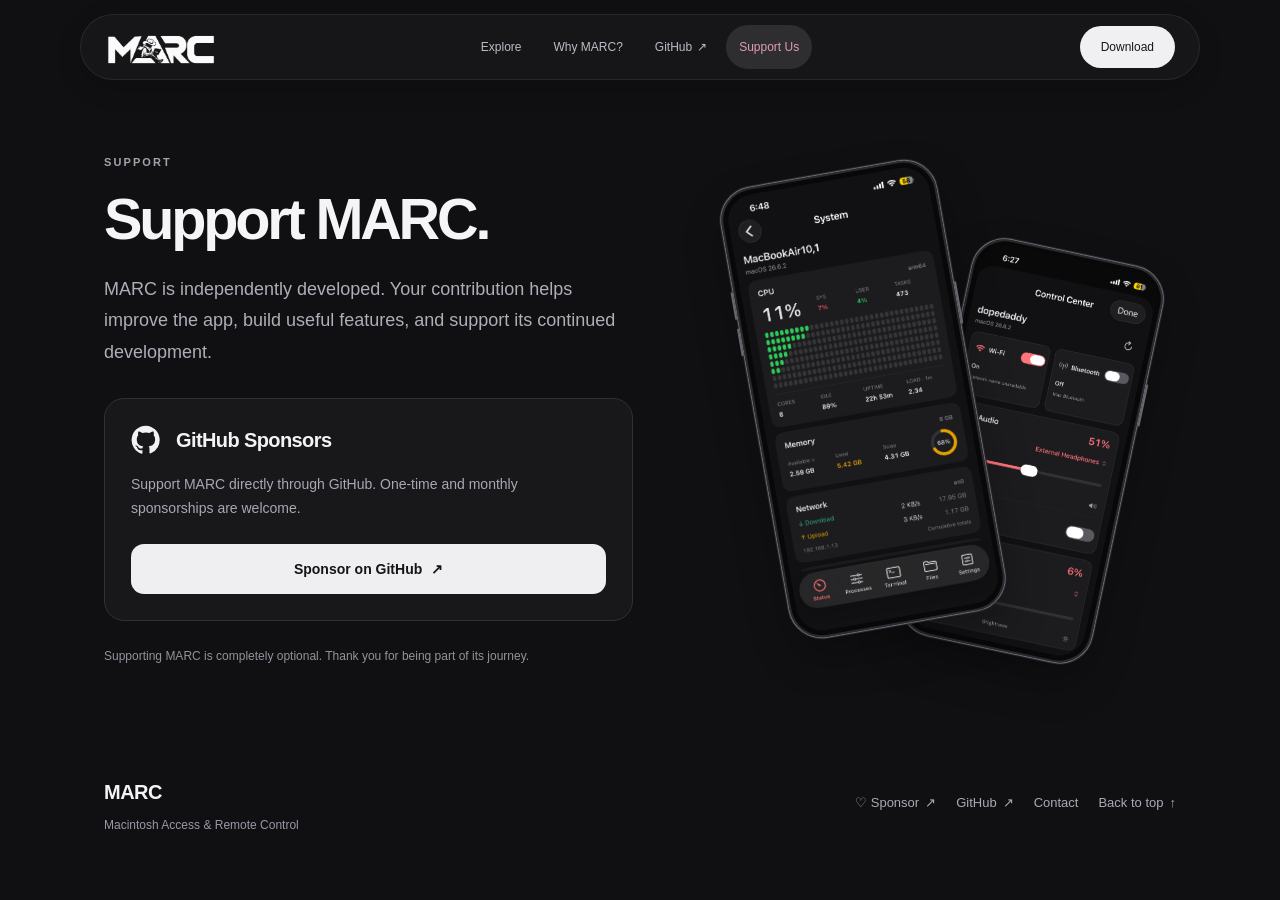
<file: support.html>
<!doctype html>
<html lang="en">
<head>
  <meta charset="utf-8">
  <meta name="viewport"
        content="width=device-width, initial-scale=1">
  <meta name="theme-color" content="#101012">
  <meta name="description"
        content="Support the independent development of MARC.">
  <title>Support MARC — GitHub Sponsors</title>
  <link rel="stylesheet" href="/css/styles.css">
<link rel="icon" type="image/x-icon" href="/favicon.ico"><link rel="icon" type="image/png" sizes="32x32" href="/favicon-32x32.png"><link rel="apple-touch-icon" href="/apple-touch-icon.png"></head>
<body class="marc-support-page">
  <div data-component="header"></div>
  <a class="skip-link" href="#main-content">Skip to content</a>

  <main id="main-content">
    <div class="container">
      <div data-component="support"></div>
    </div>
  </main>

  <div data-component="footer"></div>
  <script src="/js/components.js" defer></script>
</body>
</html>
</file>
<file: css/styles.css>
*{box-sizing:border-box}html{scroll-behavior:smooth;scroll-padding-top:90px}body{margin:0;background:#101012;color:#f4f4f6;font-family:-apple-system,BlinkMacSystemFont,"Segoe UI",sans-serif;-webkit-font-smoothing:antialiased;color-scheme:dark}a{color:inherit;text-decoration:none}button{font:inherit}a:focus-visible,button:focus-visible,summary:focus-visible{outline:2px solid #ff7986;outline-offset:5px}.container{max-width:1120px;margin:auto;padding:0 32px}.top{position:sticky;top:0;z-index:10;background:#101012ee;backdrop-filter:blur(20px);border-bottom:1px solid #ffffff0c}nav{height:76px;display:flex;justify-content:space-between;align-items:center}.logo-brand{width:112px;height:39px;overflow:hidden;position:relative;border-radius:5px}.logo-brand img{width:132px;height:132px;position:absolute;left:-10px;top:-45px}.navlinks{display:flex;align-items:center;gap:30px;font-size:12px;color:#b1b1ba}.pill{background:#f4f4f6;color:#151518;padding:10px 19px;border-radius:24px}.hero{padding:80px 0 60px;display:grid;grid-template-columns:1fr 1fr;gap:50px;align-items:center;min-height:720px}.eyebrow{color:#a1a1ad;letter-spacing:1.8px;text-transform:uppercase;font-size:10px;font-weight:600;margin:0 0 23px}.hero h1{font-size:clamp(52px,6.7vw,80px);font-weight:600;letter-spacing:-3.8px;line-height:1.06;margin:0 0 28px}.hero h1 span{color:#8e8e9a}.lead{font-size:19px;line-height:1.65;color:#a8a8b3;max-width:440px}.actions{display:flex;align-items:center;gap:26px;margin:30px 0 18px}.button{display:inline-block;background:#f4f4f6;color:#151518;border-radius:25px;padding:14px 25px;font-size:13px}.textlink{color:#ff8b96;font-size:13px}.note{color:#8d8d9b;font-size:10px}.hero-art{display:flex;gap:17px;align-items:center;justify-content:center;padding:25px 0}.hero-art .phone{width:225px;transform:translateY(-15px)}.hero-art .phone:last-child{width:202px;transform:translateY(36px)}.phone{padding:6px;background:#19191d;border:1px solid #4a4a52;border-radius:30px;box-shadow:0 25px 55px #0005;line-height:0;overflow:hidden}.phone img{display:block;width:100%;height:auto;border-radius:24px;aspect-ratio:946/2048;object-fit:contain;background:#111}.introstrip{display:flex;justify-content:space-between;border-top:1px solid #2d2d33;border-bottom:1px solid #2d2d33;padding:23px 0;color:#91919e;font-size:11px;gap:16px}.section{padding:100px 0}.sectionhead{display:flex;justify-content:space-between;gap:50px;align-items:end;margin-bottom:37px}h2{font-size:clamp(34px,4.3vw,50px);font-weight:550;line-height:1.12;letter-spacing:-1.9px;margin:0}p{line-height:1.7}.sectionhead>p{max-width:340px;color:#9999a7;font-size:14px;margin:0}.showcase{background:#18181c;border:1px solid #ffffff06;border-radius:28px;padding:25px 48px 21px}.showtabs{display:flex;justify-content:center;gap:3px;flex-wrap:wrap}.showtabs button{background:transparent;border:0;color:#a4a4b1;font-size:11px;padding:11px 14px;border-radius:23px;cursor:pointer;transition:background .2s}.showtabs button[aria-selected=true]{background:#eeeef2;color:#18181b}.showbody{display:grid;grid-template-columns:1fr 290px;gap:80px;align-items:center;max-width:760px;margin:40px auto 0}.showcopy h2{font-size:42px;max-width:340px}.showcopy>p:not(.eyebrow){color:#a1a1ae;font-size:15px;max-width:330px;margin-top:21px}.showcopy .eyebrow{color:#ff8490}.screen-note{font-size:10px;color:#797987;display:block;margin-top:25px}.showbody .phone{width:290px}.show-footnote{text-align:center;font-size:10px;color:#81818f;margin:28px 0 0}.phone img.switching{animation:fade .25s ease}@keyframes fade{from{opacity:.5}to{opacity:1}}.featuregrid{display:grid;grid-template-columns:1fr 1fr;gap:22px}.feature{background:#18181b;padding:37px 38px;border-radius:23px;border:1px solid #ffffff05}.feature small{color:#ff8a96;letter-spacing:1.3px;font-size:10px;text-transform:uppercase}.feature h3{font-size:26px;font-weight:500;letter-spacing:-.8px;margin:20px 0 13px}.feature p{color:#9b9ba8;font-size:14px;margin:0;max-width:400px}.feature .link{display:inline-block;margin-top:22px;font-size:11px;color:#cdccd5}.setup{border-top:1px solid #303036;border-bottom:1px solid #303036;padding:56px 0;display:grid;grid-template-columns:1fr 1fr;gap:70px}.setup h2{font-size:40px}.steps{display:grid;gap:25px}.step{display:grid;grid-template-columns:26px 1fr;gap:15px}.step>span{font-size:11px;color:#ff8490;padding-top:4px}.step h3{font-size:15px;font-weight:500;margin:0 0 7px}.step p{font-size:12px;color:#9494a1;margin:0}.release{padding:74px 20px;text-align:center}.release h2{font-size:52px}.release p{font-size:15px;color:#9e9eab;margin:24px 0}.release button{border:1px solid #494950;border-radius:25px;padding:14px 25px;font-size:12px;background:#222226;color:#b5b5bf}.release .note{margin-top:17px}.faq{max-width:720px;margin:10px auto 75px}.faq h2{font-size:27px;letter-spacing:-.7px;margin-bottom:27px}details{border-bottom:1px solid #303036;padding:19px 0}summary{display:flex;justify-content:space-between;cursor:pointer;font-size:13px;list-style:none}summary:after{content:'+';color:#9999a5}details[open] summary:after{content:'−'}details p{color:#9898a5;font-size:13px;margin:16px 0 0}details a{color:#ff8995}.foot{background:#151518;border-top:1px solid #28282e}footer{padding:32px 0;display:flex;align-items:center;justify-content:space-between;gap:20px;font-size:10px;color:#8d8d9a}.footerbrand{font-size:17px;font-weight:650;color:#dedee4;letter-spacing:.5px}.footlinks{display:flex;gap:24px}.footnote{font-size:9px;color:#737380;padding-bottom:25px}@media(max-width:800px){.container{padding:0 22px}.navlinks{gap:17px}.navlinks a:nth-child(2){display:none}nav{height:65px}.hero{padding:53px 0 48px;grid-template-columns:1fr;gap:25px;text-align:center;min-height:0}.hero h1{font-size:57px;letter-spacing:-2.7px}.lead{margin:auto;font-size:16px;max-width:360px}.hero .eyebrow{font-size:9px}.actions{justify-content:center;gap:20px}.hero-art{gap:13px;padding:25px 0 16px}.hero-art .phone{width:46%;max-width:190px}.hero-art .phone:last-child{width:41%;max-width:170px;transform:translateY(20px)}.phone{border-radius:25px;padding:5px}.phone img{border-radius:20px}.introstrip{justify-content:center;flex-wrap:wrap;font-size:9px;gap:17px;padding:20px 0}.section{padding:65px 0}.sectionhead{display:block;margin-bottom:28px}.sectionhead>p{margin-top:18px;font-size:13px}.showcase{padding:20px 15px;border-radius:21px}.showtabs button{font-size:10px;padding:9px 10px}.showbody{grid-template-columns:1fr;gap:25px;text-align:center;margin-top:29px}.showcopy h2{font-size:29px;margin:auto}.showcopy>p:not(.eyebrow){font-size:13px;margin:15px auto 0;max-width:330px}.showcopy .eyebrow{margin-bottom:12px}.screen-note{display:none}.showbody .phone{width:255px;margin:auto}.show-footnote{font-size:9px}.featuregrid{grid-template-columns:1fr;gap:15px}.feature{padding:29px}.feature h3{font-size:24px}.feature p{font-size:13px}.setup{grid-template-columns:1fr;gap:33px;padding:40px 0}.setup h2{font-size:33px}.release{padding:60px 10px}.release h2{font-size:39px}.release p{font-size:13px}footer{flex-wrap:wrap}.footlinks{gap:18px}}@media(prefers-reduced-motion:reduce){html{scroll-behavior:auto}.phone img.switching{animation:none}.showtabs button{transition:none}}

.skip-link{position:fixed;top:10px;left:16px;z-index:20;padding:12px 18px;border-radius:8px;background:#fff;color:#151518;transform:translateY(-160%)}.skip-link:focus{transform:translateY(0)}.hero h1 span{color:#b1b1be}.hero{gap:40px;min-height:680px}.hero .lead{font-size:18px}.hero-art .phone{flex-shrink:1;min-width:0}.introstrip{font-size:12px;color:#b0b0bd}.note,.screen-note,.show-footnote{color:#a5a5b2}.showtabs{gap:6px;padding:6px;border-radius:26px;background:#111114;max-width:fit-content;margin:auto}.showtabs button{min-height:42px;padding:11px 15px}.showtabs button:hover:not([aria-selected=true]){background:#28282e;color:#f1f1f5}.button,.pill,.textlink,.link{transition:opacity .18s}.button:hover,.pill:hover,.textlink:hover,.link:hover{opacity:.8}.showbody{min-height:638px}.showcopy h2{line-height:1.15}.showcopy>p:not(.eyebrow){min-height:78px}.feature{border-color:#2a2a30}.sectionhead>p,.feature p,.step p,details p{color:#acacb8}.feature .link{padding:10px 0}.faq summary{min-height:25px;font-size:14px}summary::-webkit-details-marker{display:none}.footnote{color:#9393a1}.showcase{border-color:#26262d}
@media(max-width:800px){.hero{min-height:0;gap:20px}.hero h1{font-size:clamp(43px,10vw,57px)}.hero .lead{font-size:16px}.hero-art{max-width:430px;width:100%;margin:auto}.showtabs{display:grid;grid-template-columns:repeat(4,minmax(0,1fr));width:100%;max-width:none;border-radius:17px;gap:3px;padding:5px}.showtabs button{padding:9px 4px;min-height:44px;font-size:10px;border-radius:12px;white-space:normal}.showbody{min-height:0;margin-top:26px}.showcopy{min-height:138px}.showcopy h2{font-size:28px}.showcopy>p:not(.eyebrow){min-height:45px}.introstrip{font-size:10px}.showbody .phone{width:min(100%,265px)}.section{padding:58px 0}.logo-brand{width:104px;flex-shrink:0}.navlinks{gap:15px}.pill{padding:10px 16px}.container{padding:0 20px}}
@media(prefers-reduced-motion:reduce){.button,.pill,.textlink,.link{transition:none}}

/* MARC project facts */
.marc-facts {
  display: grid;
  grid-template-columns: repeat(3, minmax(0, 1fr)) auto;
  align-items: center;
  gap: 28px;
  padding: 30px 0;
  border-top: 1px solid #2d2d33;
  border-bottom: 1px solid #2d2d33;
}
.marc-fact strong {
  display: block;
  color: #f4f4f6;
  font-size: 17px;
  font-weight: 550;
  letter-spacing: -.3px;
}
.marc-fact > span {
  display: block;
  margin-top: 7px;
  color: #a5a5b2;
  font-size: 12px;
}
.marc-github {
  display: inline-flex;
  align-items: center;
  gap: 8px;
  padding: 12px 0;
  color: #ff8b96;
  font-size: 12px;
}
.marc-github:hover {
  text-decoration: underline;
  text-underline-offset: 4px;
}
@media (max-width: 800px) {
  .marc-facts {
    grid-template-columns: repeat(3, minmax(0, 1fr));
    gap: 22px 12px;
    padding: 25px 0;
  }
  .marc-fact strong {
    font-size: 13px;
    line-height: 1.5;
  }
  .marc-fact > span {
    font-size: 10px;
    line-height: 1.6;
  }
  .marc-github {
    grid-column: 1 / -1;
    justify-self: center;
  }
}
@media (max-width: 420px) {
  .marc-facts {
    grid-template-columns: 1fr;
    text-align: center;
  }
}

.marc-facts {
  border-top: none;
  border-bottom: none;
}

/* Refined project facts layout */
.marc-facts {
  grid-template-columns: repeat(3, minmax(0, 1fr)) auto;
  gap: 24px;
  padding: 24px 0;
  border: none;
  text-align: left;
}

.marc-fact strong {
  font-size: 15px;
  font-weight: 500;
  line-height: 1.4;
}

.marc-fact > span {
  margin-top: 5px;
  font-size: 11px;
  line-height: 1.5;
}

.marc-github {
  grid-column: auto;
  justify-self: end;
  font-size: 12px;
  white-space: nowrap;
}

@media (max-width: 800px) {
  .marc-facts {
    grid-template-columns: repeat(2, minmax(0, 1fr));
    gap: 24px 18px;
    padding: 20px 0;
  }

  .marc-github {
    justify-self: start;
    align-self: center;
    min-height: 44px;
  }
}

@media (max-width: 360px) {
  .marc-facts {
    grid-template-columns: 1fr;
    gap: 18px;
  }
}

/* MARC facts — minimal icon layout */
.marc-facts {
  display: grid;
  grid-template-columns: repeat(3, minmax(0, 1fr));
  gap: 32px 40px;
  padding: 40px 0 16px;
  border: none;
  text-align: left;
}
.marc-fact {
  min-width: 0;
}
.fact-icon {
  display: block;
  width: 28px;
  height: 28px;
  margin-bottom: 19px;
  color: #b5b5c0;
}
.marc-fact strong {
  display: block;
  color: #f4f4f6;
  font-size: 19px;
  font-weight: 550;
  letter-spacing: -.45px;
  line-height: 1.4;
}
.marc-fact > span {
  display: block;
  margin-top: 8px;
  color: #a5a5b2;
  font-size: 13px;
  line-height: 1.6;
}
.marc-github {
  grid-column: 1 / -1;
  justify-self: start;
  display: inline-flex;
  align-items: center;
  gap: 10px;
  min-height: 44px;
  padding: 8px 0;
  color: #b9b9c5;
  font-size: 12px;
  text-decoration: none;
  transition: color .18s ease;
}
.marc-github svg {
  flex-shrink: 0;
}
.marc-github:hover {
  color: #ff8b96;
  text-decoration: none;
}
@media (max-width: 800px) {
  .marc-facts {
    gap: 26px 20px;
    padding-top: 30px;
  }
  .marc-fact strong {
    font-size: 15px;
  }
  .marc-fact > span {
    font-size: 11px;
  }
  .fact-icon {
    width: 25px;
    height: 25px;
    margin-bottom: 15px;
  }
}
@media (max-width: 540px) {
  .marc-facts {
    grid-template-columns: 1fr;
    gap: 26px;
  }
  .marc-fact {
    display: grid;
    grid-template-columns: 28px 1fr;
    column-gap: 17px;
  }
  .fact-icon {
    grid-row: 1 / 3;
    margin: 2px 0 0;
  }
  .marc-fact strong {
    font-size: 17px;
  }
  .marc-fact > span {
    grid-column: 2;
    margin-top: 5px;
    font-size: 12px;
  }
}
@media (prefers-reduced-motion: reduce) {
  .marc-github {
    transition: none;
  }
}


/* MARC compact summary */
.marc-summary {
  display: grid;
  grid-template-columns: repeat(2, minmax(0, 1fr));
  gap: 48px;
  max-width: 640px;
  margin: 0 auto;
  padding: 40px 0;
  text-align: center;
  font-family: inherit;
}
.marc-summary strong {
  display: block;
  color: #f4f4f6;
  font-size: clamp(28px, 3.5vw, 38px);
  font-weight: 550;
  letter-spacing: -1.2px;
  line-height: 1.15;
}
.marc-summary span {
  display: block;
  margin-top: 10px;
  color: #aaaab7;
  font-size: 12px;
  font-weight: 400;
  letter-spacing: .1px;
  line-height: 1.6;
}
.marc-summary a {
  text-decoration: none;
}
.marc-summary a:hover span {
  color: #ff8b96;
}
@media (max-width: 600px) {
  .marc-summary {
    gap: 24px;
    max-width: 420px;
    padding: 30px 0;
  }
  .marc-summary strong {
    font-size: clamp(24px, 6vw, 30px);
    letter-spacing: -.8px;
  }
  .marc-summary span {
    margin-top: 8px;
    font-size: 11px;
  }
}

/* Smaller summary typography */
.marc-summary {
  max-width: 520px;
  gap: 32px;
  padding: 28px 0;
}

.marc-summary strong {
  font-size: 24px;
  font-weight: 500;
  letter-spacing: -.6px;
  line-height: 1.3;
}

.marc-summary span {
  margin-top: 7px;
  font-size: 11px;
  letter-spacing: 0;
}

@media (max-width: 600px) {
  .marc-summary {
    gap: 20px;
    padding: 22px 0;
  }

  .marc-summary strong {
    font-size: 21px;
  }
}


/* MARC showcase polish */
.showcase {
  padding: 24px 40px 20px;
}
.showtabs {
  gap: 4px;
  background: #121215;
  border-radius: 22px;
}
.showtabs button {
  min-height: 42px;
  padding: 10px 14px;
  font-size: 11px;
  font-weight: 500;
  border-radius: 18px;
}
.showtabs button[aria-selected="true"] {
  background: #f0f0f4;
  color: #17171a;
}
.showbody {
  gap: 64px;
  margin-top: 32px;
}
.showcopy h2 {
  font-size: clamp(28px, 3.2vw, 38px);
  font-weight: 550;
  letter-spacing: -1px;
  line-height: 1.2;
}
.showcopy .eyebrow {
  margin-bottom: 16px;
  font-size: 10px;
  letter-spacing: 1.4px;
}
.showcopy > p:not(.eyebrow) {
  font-size: 14px;
  line-height: 1.75;
  color: #acacb8;
}
.show-footnote {
  margin-top: 24px;
  font-size: 10px;
  color: #9494a2;
}
@media (max-width: 800px) {
  .showcase {
    padding: 18px 14px;
  }
  .showtabs {
    border-radius: 15px;
  }
  .showtabs button {
    min-height: 44px;
    padding: 9px 4px;
    font-size: 10px;
    border-radius: 11px;
  }
  .showbody {
    gap: 24px;
    margin-top: 26px;
  }
  .showcopy h2 {
    font-size: 28px;
  }
  .showcopy > p:not(.eyebrow) {
    font-size: 13px;
  }
}


/* MARC centered screen explorer */
section[aria-label="App screen explorer"] .sectionhead {
  display: block;
  margin-bottom: 30px;
  text-align: center;
}
section[aria-label="App screen explorer"] .sectionhead h2 {
  font-size: clamp(30px, 4vw, 42px);
  letter-spacing: -1px;
}
.showcase-intro {
  max-width: 590px;
  margin: 16px auto 0;
  color: #acacb8;
  font-size: 15px;
  line-height: 1.7;
}
.showbody {
  display: flex;
  flex-direction: column;
  gap: 24px;
  min-height: 0;
  margin: 28px auto 0;
  text-align: center;
}
.showcopy {
  min-height: 0;
  width: 100%;
  max-width: 540px;
}
.showcopy .eyebrow {
  margin-bottom: 10px;
}
.showcopy h2 {
  max-width: none;
  margin: 0;
  font-size: 28px;
  line-height: 1.25;
  letter-spacing: -.8px;
}
.showcopy > p:not(.eyebrow) {
  min-height: 0;
  max-width: 480px;
  margin: 12px auto 0;
  font-size: 13px;
  line-height: 1.7;
}
.showbody .phone {
  width: min(100%, 280px);
  margin: 0 auto;
}
.show-footnote {
  margin-top: 20px;
}
@media (max-width: 800px) {
  .showcase-intro {
    font-size: 13px;
  }
  .showbody {
    gap: 22px;
    margin-top: 24px;
  }
  .showcopy h2 {
    font-size: 25px;
  }
  .showcopy > p:not(.eyebrow) {
    font-size: 12px;
  }
  .showbody .phone {
    width: min(100%, 255px);
  }
}
/* END MARC centered screen explorer */


/* MARC lightweight showcase */
.showcase {
  background: transparent;
  border: none;
  padding: 12px 0 0;
}
.showtabs {
  background: #1b1b20;
  padding: 5px;
}
.showcopy h2 {
  font-size: 25px;
  font-weight: 500;
  letter-spacing: -.6px;
}
.showbody {
  gap: 22px;
}
.showbody .phone {
  box-shadow: 0 18px 45px #0004;
}
.screen-zoom-button {
  display: block;
  width: 100%;
  padding: 0;
  border: 0;
  border-radius: inherit;
  background: transparent;
  cursor: zoom-in;
}
.screen-zoom-button img {
  pointer-events: none;
}
.marc-lightbox {
  width: min(94vw, 560px);
  max-height: 94vh;
  padding: 14px;
  border: 1px solid #41414b;
  border-radius: 20px;
  background: #161619;
  color: #f4f4f6;
}
.marc-lightbox::backdrop {
  background: #000c;
}
.lightbox-toolbar {
  display: flex;
  justify-content: space-between;
  align-items: center;
  gap: 15px;
  margin-bottom: 12px;
}
.lightbox-toolbar span {
  font-size: 13px;
}
.lightbox-close {
  min-width: 44px;
  min-height: 44px;
  border: none;
  border-radius: 12px;
  background: #29292f;
  color: #f4f4f6;
  cursor: pointer;
  font-size: 20px;
}
.marc-lightbox img {
  display: block;
  width: auto;
  max-width: 100%;
  max-height: calc(90vh - 85px);
  height: auto;
  margin: auto;
  border-radius: 12px;
}
@media (max-width: 800px) {
  .showcase {
    padding: 8px 0 0;
  }
  .showcopy h2 {
    font-size: 23px;
  }
}
 /* END MARC lightweight showcase */


/* MARC mobile screen tabs */
.showtabs {
  position: relative;
  column-gap: 6px;
}
.showtabs button {
  font-size: 12px;
}
.showcopy > p:not(.eyebrow) {
  max-width: 460px;
}
@media (max-width: 800px) {
  .showtabs {
    display: flex;
    flex-wrap: nowrap;
    justify-content: flex-start;
    width: 100%;
    max-width: 100%;
    gap: 5px;
    padding: 6px;
    overflow-x: auto;
    overscroll-behavior-x: contain;
    scrollbar-width: none;
    border-radius: 24px;
    scroll-padding-inline: 6px;
  }
  .showtabs::-webkit-scrollbar {
    display: none;
  }
  .showtabs button {
    flex: 0 0 auto;
    min-height: 44px;
    padding: 11px 17px;
    border-radius: 20px;
    white-space: nowrap;
    font-size: 12px;
  }
  .showcopy h2 {
    max-width: 340px;
    margin-inline: auto;
    font-size: 24px;
    line-height: 1.3;
  }
  .showcopy > p:not(.eyebrow) {
    max-width: 350px;
    margin-top: 11px;
    font-size: 13px;
    line-height: 1.7;
  }
}
/* END MARC mobile screen tabs */

/* Interface heading spacing */
section[aria-label="App screen explorer"] .sectionhead {
  margin-bottom: 36px;
}
section[aria-label="App screen explorer"] .sectionhead h2 {
  font-size: clamp(28px, 4vw, 40px);
  line-height: 1.25;
  letter-spacing: -1px;
  text-wrap: balance;
}
.showcase-intro {
  margin-top: 20px;
}


/* MARC explorer spacing */
section[aria-label="App screen explorer"] {
  padding-block: 72px;
}
section[aria-label="App screen explorer"] .sectionhead {
  margin-bottom: 28px;
}
section[aria-label="App screen explorer"] .sectionhead h2 {
  margin: 0;
  line-height: 1.2;
}
section[aria-label="App screen explorer"] .showcase-intro {
  margin: 16px auto 0;
  line-height: 1.65;
}
section[aria-label="App screen explorer"] .showcase {
  padding: 0;
}
section[aria-label="App screen explorer"] .showbody {
  margin-top: 28px;
  gap: 22px;
  min-height: 0;
}
section[aria-label="App screen explorer"] .showcopy {
  min-height: 0;
}
section[aria-label="App screen explorer"] .showcopy .eyebrow {
  margin: 0 0 9px;
}
section[aria-label="App screen explorer"] .showcopy h2 {
  margin: 0;
}
section[aria-label="App screen explorer"] #screen-description {
  min-height: 0;
  margin: 10px auto 0;
}
section[aria-label="App screen explorer"] .show-footnote {
  margin: 18px 0 0;
}
@media (max-width: 800px) {
  section[aria-label="App screen explorer"] {
    padding-block: 48px;
  }
  section[aria-label="App screen explorer"] .sectionhead {
    margin-bottom: 24px;
  }
  section[aria-label="App screen explorer"] .showcase-intro {
    margin-top: 14px;
  }
  section[aria-label="App screen explorer"] .showbody {
    margin-top: 24px;
    gap: 20px;
  }
}
/* END MARC explorer spacing */


/* MARC side-by-side explorer */
section[aria-label="App screen explorer"] .showbody {
  display: grid;
  grid-template-columns: minmax(0, 320px) minmax(0, 420px);
  justify-content: center;
  align-items: center;
  gap: clamp(40px, 7vw, 100px);
  max-width: 900px;
  margin: 36px auto 0;
  text-align: left;
}
section[aria-label="App screen explorer"] .showbody .phone {
  grid-column: 1;
  grid-row: 1;
  width: min(100%, 290px);
  margin: 0 auto;
}
section[aria-label="App screen explorer"] .showcopy {
  grid-column: 2;
  grid-row: 1;
  width: 100%;
  max-width: 420px;
}
section[aria-label="App screen explorer"] .showcopy h2 {
  margin: 0;
  max-width: 380px;
  font-size: clamp(28px, 3vw, 36px);
  line-height: 1.2;
  letter-spacing: -.9px;
}
section[aria-label="App screen explorer"] #screen-description {
  max-width: 360px;
  margin: 16px 0 0;
  font-size: 15px;
  line-height: 1.75;
}
@media (max-width: 800px) {
  section[aria-label="App screen explorer"] .showbody {
    display: flex;
    flex-direction: column;
    gap: 22px;
    margin-top: 26px;
    text-align: center;
  }
  section[aria-label="App screen explorer"] .showcopy {
    max-width: 350px;
  }
  section[aria-label="App screen explorer"] .showcopy h2 {
    margin-inline: auto;
    font-size: 25px;
  }
  section[aria-label="App screen explorer"] #screen-description {
    margin: 12px auto 0;
    font-size: 13px;
  }
  section[aria-label="App screen explorer"] .showbody .phone {
    width: min(100%, 255px);
  }
}
/* END MARC side-by-side explorer */


/* MARC unified showcase panel */
section[aria-label="App screen explorer"] {
  --preview-phone-width: 246px;
}

section[aria-label="App screen explorer"] .showcase {
  background: transparent;
  border: none;
  padding: 0;
}

section[aria-label="App screen explorer"] .showtabs {
  display: flex;
  flex-wrap: wrap;
  justify-content: center;
  gap: 6px;
  width: 100%;
  max-width: none;
  margin: 0;
  padding: 3px;
  background: transparent;
  border-radius: 0;
  position: relative;
}

section[aria-label="App screen explorer"] .showtabs button {
  flex: 0 0 auto;
  min-height: 44px;
  padding: 10px 16px;
  border-radius: 24px;
  background: transparent;
  color: #aaaab6;
  font-size: 12px;
  font-weight: 500;
  white-space: nowrap;
  transition: background .18s, color .18s;
}

section[aria-label="App screen explorer"]
.showtabs button:hover:not([aria-selected="true"]) {
  background: #202024;
  color: #f4f4f6;
}

section[aria-label="App screen explorer"]
.showtabs button[aria-selected="true"] {
  background: #f0f0f3;
  color: #17171a;
}

section[aria-label="App screen explorer"] .showbody {
  display: grid;
  grid-template-columns: minmax(0, 1fr) minmax(0, 1fr);
  align-items: stretch;
  gap: 0;
  width: 100%;
  max-width: 960px;
  min-height: 0;
  margin: 24px auto 0;
  overflow: hidden;
  border: 1px solid #ffffff06;
  border-radius: 24px;
  background: #17171a;
  text-align: left;
}

section[aria-label="App screen explorer"] .showbody .phone {
  grid-area: 1 / 1;
  display: flex;
  align-items: center;
  justify-content: center;
  width: 100%;
  max-width: none;
  margin: 0;
  padding: 28px;
  border: none;
  border-radius: 0;
  background: #1b1b20;
  box-shadow: none;
  line-height: 0;
}

section[aria-label="App screen explorer"] .screen-zoom-button {
  display: block;
  width: min(100%, var(--preview-phone-width));
  margin: auto;
  padding: 5px;
  border: 1px solid #42424b;
  border-radius: 28px;
  background: #111114;
  box-shadow: 0 16px 32px #0003;
  cursor: zoom-in;
}

section[aria-label="App screen explorer"] .phone img {
  display: block;
  width: 100%;
  max-width: var(--preview-phone-width);
  height: auto;
  aspect-ratio: 946 / 2048;
  object-fit: contain;
  margin: auto;
  border-radius: 22px;
}

section[aria-label="App screen explorer"] .showcopy {
  grid-area: 1 / 2;
  align-self: center;
  width: 100%;
  max-width: none;
  min-height: 0;
  padding: clamp(28px, 4vw, 48px);
}

section[aria-label="App screen explorer"] .showcopy .eyebrow {
  margin: 0 0 14px;
  color: #ff8793;
  font-size: 10px;
  letter-spacing: 1.3px;
}

section[aria-label="App screen explorer"] .showcopy h2 {
  max-width: 350px;
  margin: 0;
  font-size: clamp(26px, 2.8vw, 33px);
  font-weight: 550;
  letter-spacing: -.8px;
  line-height: 1.25;
  text-wrap: balance;
}

section[aria-label="App screen explorer"] #screen-description {
  max-width: 330px;
  min-height: 0;
  margin: 16px 0 0;
  color: #acacb8;
  font-size: 14px;
  line-height: 1.75;
}

section[aria-label="App screen explorer"] .show-footnote {
  margin: 14px 0 0;
  color: #92929f;
  text-align: center;
  font-size: 10px;
}

@media (max-width: 800px) {
  section[aria-label="App screen explorer"] {
    --preview-phone-width: 230px;
  }

  section[aria-label="App screen explorer"] .showtabs {
    flex-wrap: nowrap;
    justify-content: flex-start;
    overflow-x: auto;
    scrollbar-width: none;
    overscroll-behavior-x: contain;
  }

  section[aria-label="App screen explorer"] .showtabs::-webkit-scrollbar {
    display: none;
  }

  section[aria-label="App screen explorer"] .showbody {
    display: flex;
    flex-direction: column;
    margin-top: 18px;
    border-radius: 20px;
    text-align: center;
  }

  section[aria-label="App screen explorer"] .showcopy {
    padding: 26px 22px;
  }

  section[aria-label="App screen explorer"] .showcopy h2 {
    margin-inline: auto;
    font-size: 25px;
  }

  section[aria-label="App screen explorer"] #screen-description {
    margin: 12px auto 0;
    font-size: 13px;
  }

  section[aria-label="App screen explorer"] .showbody .phone {
    padding: 24px 20px;
  }
}

@media (prefers-reduced-motion: reduce) {
  section[aria-label="App screen explorer"] .showtabs button {
    transition: none;
  }
}
/* END MARC unified showcase panel */


/* MARC product story */
.marc-story {
  max-width: 900px;
  margin: auto;
  padding-block: 64px 72px;
}
.story-heading {
  margin-bottom: 40px;
  text-align: center;
}
.story-heading h2 {
  margin: 0;
  font-size: clamp(30px, 4vw, 40px);
  font-weight: 550;
  letter-spacing: -1px;
  line-height: 1.2;
}
.story-heading > p {
  margin: 16px 0 0;
  color: #acacb8;
  font-size: 15px;
}
.story-featured {
  display: grid;
  grid-template-columns: minmax(0, 1fr) minmax(0, 1fr);
  align-items: center;
  gap: 48px;
}
.story-copy {
  max-width: 380px;
}
.story-copy .story-label {
  margin: 0 0 18px;
  color: #ff8793;
  font-size: 11px;
  letter-spacing: 1.3px;
  text-transform: uppercase;
}
.story-copy h3 {
  margin: 0;
  color: #f4f4f6;
  font-size: clamp(26px, 3vw, 32px);
  font-weight: 500;
  letter-spacing: -.8px;
  line-height: 1.25;
  text-wrap: balance;
}
.story-copy > p:not(.story-label) {
  margin: 18px 0 0;
  color: #acacb8;
  font-size: 14px;
  line-height: 1.75;
}
.story-phone {
  width: min(100%, 240px);
  margin: auto;
  padding: 5px;
  border: 1px solid #42424b;
  border-radius: 28px;
  background: #19191d;
  box-shadow: 0 18px 36px #0003;
}
.story-phone img {
  display: block;
  width: 100%;
  height: auto;
  border-radius: 22px;
}
.story-features {
  display: grid;
  grid-template-columns: repeat(2, minmax(0, 1fr));
  gap: 32px 48px;
  margin-top: 48px;
}
.story-features article {
  min-width: 0;
}
.story-features h3 {
  margin: 0;
  color: #f4f4f6;
  font-size: 20px;
  font-weight: 500;
  letter-spacing: -.4px;
  line-height: 1.35;
}
.story-features p {
  margin: 12px 0 0;
  color: #acacb8;
  font-size: 14px;
  line-height: 1.75;
}
@media (max-width: 600px) {
  .marc-story {
    padding-block: 44px 52px;
  }
  .story-heading {
    margin-bottom: 30px;
  }
  .story-heading > p {
    font-size: 13px;
  }
  .story-featured {
    grid-template-columns: 1fr;
    gap: 28px;
  }
  .story-copy {
    max-width: 420px;
    margin: auto;
  }
  .story-copy h3 {
    font-size: 27px;
  }
  .story-copy > p:not(.story-label) {
    font-size: 13px;
  }
  .story-phone {
    width: min(100%, 220px);
  }
  .story-features {
    grid-template-columns: 1fr;
    gap: 26px;
    margin-top: 36px;
  }
  .story-features p {
    font-size: 13px;
  }
}
/* END MARC product story */


/* MARC shared iPhone frames */

/* Static screenshots: hero and product story */
.hero-art > .phone,
.story-phone {
  position: relative;
  isolation: isolate;
  padding: 7px;
  border: 1px solid #6b6b73;
  border-radius: 34px;
  background: #080809;
  box-shadow:
    inset 0 0 0 2px #29292e,
    0 0 0 1px #242429,
    0 20px 40px #0004;
  overflow: visible;
}

.hero-art > .phone > img,
.story-phone > img {
  display: block;
  width: 100%;
  height: auto;
  margin: 0;
  border-radius: 27px;
  background: #111;
}

/* Side buttons */
.hero-art > .phone::before,
.story-phone::before {
  content: "";
  position: absolute;
  top: 22%;
  left: -3px;
  width: 2px;
  height: 28px;
  border-radius: 2px;
  background: #686870;
  box-shadow: 0 37px 0 #686870;
}

.hero-art > .phone::after,
.story-phone::after {
  content: "";
  position: absolute;
  top: 28%;
  right: -3px;
  width: 2px;
  height: 43px;
  border-radius: 2px;
  background: #686870;
}

/* Interactive screenshot: frame belongs to the zoom button */
section[aria-label="App screen explorer"] .screen-zoom-button {
  position: relative;
  isolation: isolate;
  display: block;
  width: min(100%, var(--preview-phone-width, 246px));
  margin: auto;
  padding: 7px;
  border: 1px solid #6b6b73;
  border-radius: 34px;
  background: #080809;
  box-shadow:
    inset 0 0 0 2px #29292e,
    0 0 0 1px #242429,
    0 20px 40px #0004;
  overflow: visible;
  cursor: zoom-in;
}

section[aria-label="App screen explorer"] .screen-zoom-button img {
  width: 100%;
  max-width: none;
  height: auto;
  margin: 0;
  border-radius: 27px;
  background: #111;
}

section[aria-label="App screen explorer"] .screen-zoom-button::before {
  content: "";
  position: absolute;
  top: 22%;
  left: -3px;
  width: 2px;
  height: 28px;
  border-radius: 2px;
  background: #686870;
  box-shadow: 0 37px 0 #686870;
}

section[aria-label="App screen explorer"] .screen-zoom-button::after {
  content: "";
  position: absolute;
  top: 28%;
  right: -3px;
  width: 2px;
  height: 43px;
  border-radius: 2px;
  background: #686870;
}

@media (max-width: 600px) {
  .hero-art > .phone,
  .story-phone,
  section[aria-label="App screen explorer"] .screen-zoom-button {
    padding: 6px;
    border-radius: 29px;
  }

  .hero-art > .phone > img,
  .story-phone > img,
  section[aria-label="App screen explorer"] .screen-zoom-button img {
    border-radius: 23px;
  }
}
/* END MARC shared iPhone frames */





/* MARC connection guide */
.marc-setup {
  max-width: 960px;
  margin: auto;
  padding-block: 64px 72px;
}
.setup-heading {
  max-width: 620px;
  margin: 0 auto 40px;
  text-align: center;
}
.setup-heading h2 {
  margin: 0;
  font-size: clamp(30px, 4vw, 40px);
  font-weight: 550;
  letter-spacing: -1px;
  line-height: 1.2;
  text-wrap: balance;
}
.setup-heading > p {
  margin: 16px 0 0;
  color: #acacb8;
  font-size: 14px;
  line-height: 1.7;
}
.setup-guide {
  display: grid;
  grid-template-columns: repeat(3, minmax(0, 1fr));
  gap: 36px;
}
.setup-guide article {
  min-width: 0;
}
.setup-number {
  display: block;
  margin-bottom: 20px;
  color: #ff8793;
  font-size: 12px;
  font-weight: 500;
  font-variant-numeric: tabular-nums;
}
.setup-guide h3 {
  margin: 0;
  color: #f4f4f6;
  font-size: 21px;
  font-weight: 500;
  letter-spacing: -.5px;
  line-height: 1.35;
}
.setup-guide p {
  margin: 12px 0 0;
  color: #acacb8;
  font-size: 13px;
  line-height: 1.8;
}
.setup-hint {
  max-width: 640px;
  margin: 32px auto 0;
  color: #9999a7;
  font-size: 12px;
  line-height: 1.7;
  text-align: center;
}
@media (max-width: 700px) {
  .marc-setup {
    padding-block: 44px 52px;
  }
  .setup-heading {
    margin-bottom: 30px;
  }
  .setup-heading > p {
    font-size: 13px;
  }
  .setup-guide {
    grid-template-columns: 1fr;
    gap: 28px;
    max-width: 440px;
    margin: auto;
  }
  .setup-guide article {
    display: grid;
    grid-template-columns: 24px minmax(0, 1fr);
    column-gap: 16px;
  }
  .setup-number {
    grid-column: 1;
    grid-row: 1 / 3;
    margin: 4px 0 0;
  }
  .setup-guide h3,
  .setup-guide p {
    grid-column: 2;
  }
  .setup-guide h3 {
    font-size: 20px;
  }
  .setup-guide p {
    margin-top: 10px;
  }
  .setup-hint {
    margin-top: 26px;
    text-align: left;
    max-width: 440px;
  }
}
/* END MARC connection guide */


/* MARC download section */
.marc-download {
  display: grid;
  grid-template-columns: minmax(0, 1fr) minmax(0, 1fr);
  align-items: center;
  gap: clamp(32px, 5vw, 64px);
  max-width: 1040px;
  margin: auto;
  padding: 64px 0;
  text-align: left;
}

.download-logo {
  position: relative;
  width: 100%;
  aspect-ratio: 3.3 / 1;
  overflow: hidden;
}

.download-logo img {
  position: absolute;
  top: 50%;
  left: 50%;
  display: block;
  width: 120%;
  max-width: none;
  height: auto;
  transform: translate(-50%, -51.5%);
}

.download-copy {
  min-width: 0;
}

.download-copy h2 {
  margin: 0;
  font-size: clamp(28px, 3.3vw, 38px);
  font-weight: 550;
  letter-spacing: -1px;
  line-height: 1.2;
}

.download-copy h2 > span {
  color: #ff8793;
}

.download-copy > p {
  margin: 12px 0 24px;
  color: #acacb8;
  font-size: 16px;
  line-height: 1.6;
}

.marc-download .download-actions {
  display: flex;
  flex-direction: row;
  align-items: center;
  flex-wrap: wrap;
  gap: 12px 22px;
  margin: 0;
}

.download-pending {
  display: inline-flex;
  align-items: center;
  justify-content: center;
  gap: 10px;
  max-width: 100%;
  min-height: 48px;
  padding: 13px 20px;
  border: 1px solid #383840;
  border-radius: 14px;
  background: #222226;
  color: #bcbcc8;
  font: inherit;
  font-size: 12px;
  line-height: 1.5;
  opacity: 1;
}

.download-pending svg {
  flex-shrink: 0;
}

.download-source {
  display: inline-flex;
  align-items: center;
  gap: 7px;
  min-height: 44px;
  width: auto;
  margin: 0;
  color: #bcbcc8;
  font-size: 12px;
  white-space: nowrap;
}

.download-source:hover {
  color: #ff8793;
}

@media (max-width: 700px) {
  .marc-download {
    grid-template-columns: 1fr;
    gap: 28px;
    padding-block: 48px;
    text-align: center;
  }

  .download-logo {
    max-width: 360px;
    margin: auto;
  }

  .download-copy h2 {
    font-size: 30px;
    letter-spacing: -.8px;
  }

  .download-copy > p {
    margin-bottom: 22px;
    font-size: 14px;
  }

  .marc-download .download-actions {
    justify-content: center;
    gap: 10px 20px;
  }
}
/* END MARC download section */


/* MARC signature panel */
.marc-download {
  padding: 42px 38px;
  margin: 40px auto 56px;
  border: 1px solid #ffffff08;
  border-radius: 26px;
  background: #19191d;
}
.marc-download .download-logo {
  border-radius: 12px;
}
.marc-download .download-logo img {
  mix-blend-mode: screen;
}
.marc-download.signature-enter {
  animation: marc-signature-enter .65s cubic-bezier(.2,.7,.3,1) both;
}
@keyframes marc-signature-enter {
  from {
    opacity: 0;
    transform: translateY(16px);
  }
  to {
    opacity: 1;
    transform: translateY(0);
  }
}
@media (max-width: 700px) {
  .marc-download {
    padding: 32px 22px;
    margin-block: 28px 40px;
    border-radius: 22px;
  }
}
@media (prefers-reduced-motion: reduce) {
  .marc-download.signature-enter {
    animation: none;
  }
}
/* END MARC signature panel */

/* Refine the signature logo */
.marc-download .download-logo {
  border-radius: 0;
}

.marc-download .download-logo img {
  mix-blend-mode: lighten;
  width: 112%;
}

.marc-download {
  gap: clamp(36px, 5vw, 64px);
}

@media (max-width: 700px) {
  .marc-download {
    gap: 28px;
  }
}


/* MARC subtle motion */
@keyframes marc-reveal {
  from {
    opacity: .35;
    translate: 0 12px;
  }
  to {
    opacity: 1;
    translate: 0 0;
  }
}
.marc-reveal {
  animation: marc-reveal .65s cubic-bezier(.2,.7,.3,1) both;
}
.marc-nav-links > a,
.download-source,
.story-features a {
  transition: color .18s ease;
}
.button,
.marc-nav-download {
  transition: background .18s ease, opacity .18s ease;
}
@media (hover: hover) and (pointer: fine) {
  .hero-art > .phone {
    transition: translate .35s cubic-bezier(.2,.7,.3,1);
  }
  .hero-art > .phone:hover {
    translate: 0 -5px;
  }
}
@media (prefers-reduced-motion: reduce) {
  .marc-reveal,
  .marc-download.signature-enter,
  .phone img.switching {
    animation: none;
  }
  .hero-art > .phone,
  .button,
  .marc-nav-download,
  .marc-nav-links > a,
  .download-source,
  .story-features a {
    transition: none;
  }
  .hero-art > .phone:hover {
    translate: none;
  }
}
/* END MARC subtle motion */


/* MARC footer */
.marc-footer {
  display: block;
  margin: 0;
  padding: 0;
  border: none;
  background: #101012;
}
.footer-content {
  display: flex;
  align-items: center;
  justify-content: space-between;
  gap: 28px;
  padding: 32px 0 36px;
}
.footer-identity {
  min-width: 0;
}
.footer-wordmark {
  display: inline-flex;
  align-items: center;
  min-height: 44px;
  color: #f4f4f6;
  font-size: 21px;
  font-weight: 600;
  letter-spacing: -.5px;
}
.footer-identity p {
  margin: 3px 0 0;
  color: #9999a7;
  font-size: 11px;
  line-height: 1.6;
}
.marc-footer .footer-navigation {
  display: flex;
  align-items: center;
  flex-wrap: wrap;
  justify-content: flex-end;
  gap: 8px 24px;
  height: auto;
  min-height: 44px;
  padding: 0;
}
.footer-navigation a {
  display: inline-flex;
  align-items: center;
  gap: 6px;
  min-height: 44px;
  color: #aaaab7;
  font-size: 12px;
  white-space: nowrap;
  transition: color .18s ease;
}
.footer-navigation a:hover {
  color: #f4f4f6;
}
@media (max-width: 600px) {
  .footer-content {
    flex-direction: column;
    align-items: flex-start;
    gap: 18px;
    padding: 24px 0 28px;
  }
  .marc-footer .footer-navigation {
    justify-content: flex-start;
    gap: 8px 22px;
  }
}
@media (prefers-reduced-motion: reduce) {
  .footer-navigation a {
    transition: none;
  }
}
/* END MARC footer */


/* MARC navigation */
.marc-header {
  position: sticky;
  top: 0;
  z-index: 20;
  background: #101012;
  border: none;
  backdrop-filter: none;
  -webkit-backdrop-filter: none;
  transition: background-color .2s ease, box-shadow .2s ease;
}
.marc-header.is-scrolled {
  background: rgba(16, 16, 18, .76);
  backdrop-filter: blur(20px) saturate(125%);
  -webkit-backdrop-filter: blur(20px) saturate(125%);
  box-shadow: 0 1px 0 rgba(255, 255, 255, .06);
}
.marc-header .container {
  position: relative;
}
.marc-header .marc-nav {
  display: grid;
  grid-template-columns: 1fr auto 1fr;
  align-items: center;
  gap: 20px;
  min-height: 72px;
  height: auto;
  padding: 0;
}
.marc-nav .logo-brand {
  grid-area: 1 / 1;
  position: relative;
  width: 108px;
  height: 40px;
  overflow: hidden;
  flex-shrink: 0;
}
.marc-nav .logo-brand img {
  position: absolute;
  width: 128px;
  height: 128px;
  max-width: none;
  left: -10px;
  top: -44px;
}
.marc-nav-links {
  grid-area: 1 / 2;
  display: flex;
  align-items: center;
  gap: 8px;
}
.marc-nav-links > a {
  display: inline-flex;
  align-items: center;
  justify-content: center;
  gap: 5px;
  min-height: 44px;
  padding: 10px 14px;
  border-radius: 12px;
  color: #bcbcc8;
  font-size: 12px;
  white-space: nowrap;
  transition: color .18s ease, background-color .18s ease;
}
.marc-nav-actions {
  grid-area: 1 / 3;
  justify-self: end;
  display: flex;
  align-items: center;
  gap: 8px;
}
.marc-nav-download {
  display: inline-flex;
  align-items: center;
  justify-content: center;
  min-height: 44px;
  padding: 0 20px;
  border-radius: 24px;
  background: #f0f0f3;
  color: #17171a;
  font-size: 12px;
  font-weight: 500;
  transition: background-color .18s ease;
}
.marc-menu-toggle {
  display: none;
  align-items: center;
  justify-content: center;
  width: 44px;
  height: 44px;
  padding: 0;
  border: none;
  border-radius: 12px;
  background: transparent;
  color: #f4f4f6;
  cursor: pointer;
}
.marc-menu-toggle svg {
  transition: transform .2s ease;
}
.marc-menu-toggle[aria-expanded="true"] svg {
  transform: rotate(90deg);
}
.marc-nav-links[hidden],
.marc-menu-toggle[hidden] {
  display: none;
}
@media (hover: hover) {
  .marc-nav-links > a:hover,
  .marc-menu-toggle:hover {
    background: #ffffff09;
    color: #f4f4f6;
  }
  .marc-nav-download:hover {
    background: #dcdce3;
  }
}
@media (max-width: 700px) {
  .marc-header .container {
    padding-inline: 16px;
  }
  .marc-header .marc-nav {
    grid-template-columns: minmax(0, 1fr) auto;
    gap: 0;
    min-height: 64px;
  }
  .marc-nav .logo-brand {
    width: 98px;
  }
  .marc-nav .logo-brand img {
    width: 116px;
    height: 116px;
    left: -9px;
    top: -38px;
  }
  .marc-nav-actions {
    grid-area: 1 / 2;
    gap: 6px;
  }
  .marc-nav-download {
    padding-inline: 15px;
  }
  .marc-menu-toggle:not([hidden]) {
    display: inline-flex;
  }
  .marc-nav-links {
    grid-column: 1 / -1;
    grid-row: 2;
    display: flex;
    flex-direction: column;
    align-items: stretch;
    gap: 4px;
    width: 100%;
    max-height: calc(100dvh - 80px);
    overflow-y: auto;
    padding: 6px 0 16px;
  }
  .marc-nav-links > a {
    justify-content: flex-start;
    min-height: 48px;
    padding: 12px 14px;
    font-size: 14px;
  }
}
@supports not ((backdrop-filter: blur(20px)) or
               (-webkit-backdrop-filter: blur(20px))) {
  .marc-header.is-scrolled {
    background: #101012f5;
  }
}
@media (prefers-reduced-motion: reduce) {
  .marc-header,
  .marc-nav-links > a,
  .marc-nav-download,
  .marc-menu-toggle svg {
    transition: none;
  }
}
/* END MARC navigation */


/* MARC floating navigation */
.marc-header {
  position: sticky;
  top: 14px;
  z-index: 20;
  width: calc(100% - 40px);
  max-width: 1120px;
  margin: 14px auto 0;
  background: transparent;
  border: none;
  box-shadow: none;
  backdrop-filter: none;
  -webkit-backdrop-filter: none;
}

.marc-header.is-scrolled {
  background: transparent;
  box-shadow: none;
  backdrop-filter: none;
  -webkit-backdrop-filter: none;
}

.marc-header > .container {
  position: relative;
  max-width: none;
  padding: 0 20px;
  border: 1px solid rgba(255, 255, 255, .08);
  border-radius: 40px;
  background: rgba(25, 25, 28, .82);
  backdrop-filter: blur(20px) saturate(120%);
  -webkit-backdrop-filter: blur(20px) saturate(120%);
  box-shadow: 0 8px 24px rgba(0, 0, 0, .18);
  transition: background-color .2s ease;
}

.marc-header.is-scrolled > .container {
  background: rgba(25, 25, 28, .68);
}

.marc-header .marc-nav {
  min-height: 64px;
  gap: 18px;
}

.marc-nav .logo-brand {
  width: 108px;
  height: 40px;
}

.marc-nav-links {
  gap: 6px;
}

.marc-nav-links > a {
  padding: 10px 13px;
  border-radius: 20px;
}

.marc-nav-download {
  min-height: 42px;
  padding-inline: 21px;
  border-radius: 24px;
}

@media (max-width: 700px) {
  .marc-header {
    top: 10px;
    width: calc(100% - 24px);
    margin-top: 10px;
  }

  .marc-header > .container {
    padding-inline: 14px;
    border-radius: 28px;
  }

  .marc-header .marc-nav {
    min-height: 58px;
    gap: 0;
  }

  .marc-nav .logo-brand {
    width: 98px;
  }

  .marc-nav-actions {
    gap: 4px;
  }

  .marc-nav-download {
    min-height: 40px;
    padding-inline: 14px;
    font-size: 12px;
  }

  .marc-nav-links {
    padding: 6px 0 14px;
  }

  .marc-nav-links > a {
    min-height: 48px;
    border-radius: 12px;
  }
}

@supports not ((backdrop-filter: blur(20px)) or
               (-webkit-backdrop-filter: blur(20px))) {
  .marc-header > .container,
  .marc-header.is-scrolled > .container {
    background: #19191cf5;
  }
}

@media (prefers-reduced-motion: reduce) {
  .marc-header > .container {
    transition: none;
  }
}
/* END MARC floating navigation */


/* MARC navbar position and mobile fix */
.marc-header,
.marc-header.is-scrolled {
  position: fixed;
  top: 14px;
  left: 50%;
  transform: translateX(-50%);
  width: calc(100% - 40px);
  max-width: 1120px;
  margin: 0;
  z-index: 50;
}

body {
  padding-top: 92px;
}

html {
  scroll-padding-top: 110px;
}

.marc-header > .container {
  width: 100%;
  box-sizing: border-box;
}

.marc-header.is-scrolled > .container {
  background: rgba(25, 25, 28, .68);
  backdrop-filter: blur(20px) saturate(120%);
  -webkit-backdrop-filter: blur(20px) saturate(120%);
}

.marc-nav-links > a[aria-current="location"] {
  color: #f4f4f6;
  background: #ffffff0b;
}

@media (max-width: 700px) {
  body {
    padding-top: 80px;
  }

  .marc-header,
  .marc-header.is-scrolled {
    top: 10px;
    width: calc(100% - 24px);
    max-width: none;
  }

  .marc-header > .container {
    padding: 0 12px;
    border-radius: 28px;
  }

  .marc-header .marc-nav {
    display: grid;
    grid-template-columns: minmax(0, 1fr) auto;
    gap: 0;
    width: 100%;
    min-height: 58px;
  }

  .marc-header .logo-brand {
    grid-area: 1 / 1;
    width: 90px;
    height: 40px;
    min-width: 0;
  }

  .marc-header .logo-brand img {
    width: 106px;
    height: 106px;
    left: -8px;
    top: -33px;
  }

  .marc-header .marc-nav-actions {
    grid-area: 1 / 2;
    justify-self: end;
    gap: 4px;
    min-width: 0;
  }

  .marc-header .marc-nav-download {
    min-height: 44px;
    padding: 0 13px;
    font-size: 12px;
    white-space: nowrap;
  }

  .marc-header .marc-menu-toggle:not([hidden]) {
    display: inline-flex;
    width: 44px;
    height: 44px;
    flex-shrink: 0;
  }

  .marc-header .marc-nav-links:not([hidden]) {
    grid-column: 1 / -1;
    grid-row: 2;
    display: flex;
    flex-direction: column;
    align-items: stretch;
    width: 100%;
    min-width: 0;
    gap: 4px;
    padding: 6px 0 12px;
    max-height: calc(100dvh - 90px);
    overflow-y: auto;
  }

  .marc-header .marc-nav-links > a {
    justify-content: flex-start;
    min-height: 48px;
    padding: 12px 14px;
    font-size: 14px;
    border-radius: 12px;
  }

  .marc-header .marc-nav-links[hidden],
  .marc-header .marc-menu-toggle[hidden] {
    display: none;
  }
}

@supports not ((backdrop-filter: blur(20px)) or
               (-webkit-backdrop-filter: blur(20px))) {
  .marc-header.is-scrolled > .container {
    background: #19191cf5;
  }
}
/* END MARC navbar position and mobile fix */

/* Align page content with the floating navbar */
body > main > .container,
#main-content > .container {
  width: calc(100% - 40px);
  max-width: 1120px;
  margin-inline: auto;
  padding-inline: 24px;
  box-sizing: border-box;
}

.hero,
.hero > div,
.hero-art,
.showcase,
.showbody,
.story-featured,
.story-features {
  min-width: 0;
}

@media (max-width: 700px) {
  body > main > .container,
  #main-content > .container {
    width: calc(100% - 24px);
    padding-inline: 12px;
  }
}


/* MARC shared page alignment */
:root {
  --marc-page-width: 1120px;
  --marc-page-gutter: 20px;
  --marc-inner-space: 24px;
}

.marc-header,
.marc-header.is-scrolled {
  width: calc(100% - var(--marc-page-gutter) * 2);
  max-width: var(--marc-page-width);
}

#main-content > .container,
.marc-footer > .container {
  width: calc(100% - var(--marc-page-gutter) * 2);
  max-width: var(--marc-page-width);
  margin-inline: auto;
  padding-inline: var(--marc-inner-space);
  box-sizing: border-box;
}

.marc-header > .container {
  padding-inline: var(--marc-inner-space);
}

#main-content [data-component],
#main-content section,
.hero > div,
.hero-art,
.story-featured > div,
.showcopy {
  min-width: 0;
}

.hero {
  grid-template-columns: minmax(0, 1fr) minmax(0, 1fr);
}

.hero-art {
  width: 100%;
  max-width: 100%;
}

.hero-art > .phone {
  width: min(46%, 225px);
  max-width: 46%;
  flex: 0 1 auto;
}

.hero-art > .phone:last-child {
  width: min(41%, 202px);
  max-width: 41%;
}

@media (max-width: 800px) {
  .hero {
    grid-template-columns: minmax(0, 1fr);
  }
  .hero-art {
    max-width: 430px;
    margin-inline: auto;
  }
}

@media (max-width: 700px) {
  :root {
    --marc-page-gutter: 12px;
    --marc-inner-space: 12px;
  }

  .marc-header,
  .marc-header.is-scrolled {
    width: calc(100% - var(--marc-page-gutter) * 2);
    max-width: var(--marc-page-width);
  }
}
/* END MARC shared page alignment */


/* MARC compact navigation and spacing */
.hero {
  min-height: 0;
  padding-block: 48px 40px;
  align-items: center;
}

#main-content section[aria-label="App screen explorer"] {
  padding-top: 32px;
}

.marc-header .marc-nav-links[hidden],
.marc-header .marc-menu-toggle[hidden] {
  display: none !important;
}

@media (max-width: 700px) {
  body {
    padding-top: 80px;
  }

  .marc-header > .container {
    padding: 0 12px;
    border-radius: 28px;
  }

  .marc-header .marc-nav {
    display: grid;
    grid-template-columns: minmax(0, 1fr) auto;
    gap: 0;
    min-height: 58px;
    height: auto;
    padding: 0;
    align-items: center;
  }

  .marc-header .logo-brand {
    grid-column: 1;
    grid-row: 1;
    width: 90px;
    height: 36px;
    margin: 0;
    align-self: center;
  }

  .marc-header .marc-nav-actions {
    grid-column: 2;
    grid-row: 1;
    display: flex;
    align-items: center;
    gap: 6px;
    margin: 0;
  }

  .marc-header .marc-nav-download {
    display: inline-flex;
    align-items: center;
    justify-content: center;
    min-height: 44px;
    padding: 0 16px;
    font-size: 13px;
    line-height: 1;
    white-space: nowrap;
  }

  .marc-header .marc-menu-toggle {
    display: inline-flex;
    align-items: center;
    justify-content: center;
    width: 44px;
    height: 44px;
    padding: 12px;
    border: 0;
    background: transparent;
    color: inherit;
    transform: none;
  }

  .marc-header .marc-menu-toggle svg {
    display: block;
    width: 20px;
    height: 20px;
    transform: none !important;
    rotate: none;
  }

  .marc-header .marc-menu-toggle svg path {
    transform: none !important;
  }

  .marc-header .marc-nav-links {
    grid-column: 1 / -1;
    grid-row: 2;
    position: static;
    display: flex;
    flex-direction: column;
    align-items: stretch;
    justify-content: flex-start;
    gap: 2px;
    width: 100%;
    height: auto;
    min-height: 0;
    max-height: calc(100dvh - 100px);
    margin: 0;
    padding: 4px 0 12px;
    overflow-y: auto;
    box-sizing: border-box;
  }

  .marc-header .marc-nav-links a {
    display: flex;
    align-items: center;
    justify-content: flex-start;
    min-height: 44px;
    margin: 0;
    padding: 0 14px;
    border-radius: 12px;
    font-size: 15px;
    line-height: 1.4;
  }

  .marc-header .marc-nav-links a:hover,
  .marc-header .marc-nav-links a:focus-visible {
    background: rgba(255, 255, 255, .06);
  }

  .hero {
    padding-block: 28px 28px;
    gap: 32px;
  }

  .hero h1 {
    font-size: clamp(40px, 10vw, 56px);
    line-height: 1.08;
  }

  .hero .lead {
    font-size: 16px;
    line-height: 1.65;
  }

  .hero .actions .button {
    max-width: 100%;
    box-sizing: border-box;
    font-size: 14px;
  }

  #main-content section[aria-label="App screen explorer"] {
    padding-top: 24px;
  }
}
/* END MARC compact navigation and spacing */


/* MARC mobile menu animation */
.marc-header .marc-mobile-download {
  display: none;
}

@media (max-width: 700px) {
  .marc-header .marc-nav-actions > .marc-nav-download {
    display: none;
  }

  .marc-header .marc-nav-links:not([hidden]) {
    animation: marc-menu-open 220ms ease-out both;
    transform-origin: top center;
  }

  .marc-header .marc-nav-links a.marc-mobile-download {
    display: flex;
    justify-content: center;
    min-height: 44px;
    margin: 8px 0 0;
    padding: 0 16px;
    border-radius: 22px;
    background: #f3f3f5;
    color: #101012;
    font-weight: 600;
    text-decoration: none;
  }

  .marc-header .marc-nav-links a.marc-mobile-download:hover {
    background: #ffffff;
  }

  .marc-header .marc-menu-toggle svg {
    transition: opacity 160ms ease;
  }

  .marc-header .marc-menu-toggle[aria-expanded="true"] svg {
    opacity: .65;
  }
}

@keyframes marc-menu-open {
  from {
    opacity: 0;
    transform: translateY(-8px);
  }
  to {
    opacity: 1;
    transform: translateY(0);
  }
}

@media (prefers-reduced-motion: reduce) {
  .marc-header .marc-nav-links:not([hidden]) {
    animation: none;
  }

  .marc-header .marc-menu-toggle svg {
    transition: none;
  }
}
/* END MARC mobile menu animation */


/* MARC refined explorer */
#main-content section[aria-label="App screen explorer"] {
  --preview-phone-width: 230px;
  padding-block: 32px 48px;
}

section[aria-label="App screen explorer"] .sectionhead {
  margin-bottom: 22px;
}

section[aria-label="App screen explorer"] .sectionhead h2 {
  font-size: clamp(27px, 3.5vw, 36px);
  line-height: 1.2;
  letter-spacing: -.9px;
}

section[aria-label="App screen explorer"] .showcase-intro {
  margin: 12px auto 0;
  font-size: 14px;
  line-height: 1.65;
}

section[aria-label="App screen explorer"] .showtabs {
  box-sizing: border-box;
  gap: 4px;
  padding: 4px;
  scroll-padding-inline: 4px;
}

section[aria-label="App screen explorer"] .showtabs button {
  box-sizing: border-box;
  min-height: 44px;
  padding: 10px 14px;
  font-size: 12px;
}

section[aria-label="App screen explorer"] .showtabs button:focus-visible {
  outline: 2px solid #ff8793;
  outline-offset: -2px;
}

section[aria-label="App screen explorer"] .showbody {
  grid-template-columns: minmax(0, .95fr) minmax(0, 1fr);
  max-width: 900px;
  margin-top: 18px;
  border-radius: 24px;
}

section[aria-label="App screen explorer"] .showbody .phone {
  box-sizing: border-box;
  min-width: 0;
  padding: 26px;
}

section[aria-label="App screen explorer"] .showcopy {
  box-sizing: border-box;
  min-width: 0;
  padding: 32px;
}

section[aria-label="App screen explorer"] .showcopy .eyebrow {
  margin-bottom: 12px;
}

section[aria-label="App screen explorer"] .showcopy h2 {
  font-size: clamp(25px, 2.8vw, 31px);
  line-height: 1.25;
}

section[aria-label="App screen explorer"] #screen-description {
  margin-top: 12px;
  font-size: 14px;
  line-height: 1.7;
}

section[aria-label="App screen explorer"] .screen-zoom-button {
  box-sizing: border-box;
  max-width: 100%;
}

@media (max-width: 800px) {
  #main-content section[aria-label="App screen explorer"] {
    --preview-phone-width: 220px;
    padding-block: 24px 36px;
  }

  section[aria-label="App screen explorer"] .sectionhead {
    margin-bottom: 18px;
  }

  section[aria-label="App screen explorer"] .showcase-intro {
    max-width: 300px;
    font-size: 13px;
  }

  section[aria-label="App screen explorer"] .showtabs {
    display: flex;
    flex-wrap: nowrap;
    justify-content: flex-start;
    width: 100%;
    min-width: 0;
    overflow-x: auto;
    overscroll-behavior-x: contain;
    scrollbar-width: none;
  }

  section[aria-label="App screen explorer"] .showtabs button {
    flex: 0 0 auto;
    padding-inline: 15px;
  }

  section[aria-label="App screen explorer"] .showbody {
    display: flex;
    flex-direction: column;
    margin-top: 14px;
    border-radius: 20px;
  }

  section[aria-label="App screen explorer"] .showcopy {
    order: 0;
    padding: 24px 20px 22px;
    text-align: center;
  }

  section[aria-label="App screen explorer"] .showcopy h2 {
    font-size: 24px;
  }

  section[aria-label="App screen explorer"] #screen-description {
    max-width: 320px;
    margin: 10px auto 0;
    font-size: 13px;
  }

  section[aria-label="App screen explorer"] .showbody .phone {
    order: 1;
    padding: 22px 20px;
  }
}
/* END MARC refined explorer */


/* MARC refined product story */
.marc-story {
  max-width: 900px;
  padding-block: 40px 48px;
}

.marc-story .story-heading {
  margin-bottom: 32px;
}

.marc-story .story-heading h2 {
  font-size: clamp(28px, 3.5vw, 36px);
  line-height: 1.2;
  letter-spacing: -.9px;
}

.marc-story .story-heading > p {
  margin-top: 12px;
  font-size: 14px;
  line-height: 1.65;
}

.marc-story .story-featured {
  grid-template-columns: minmax(0, 1.15fr) minmax(0, .85fr);
  gap: clamp(28px, 5vw, 56px);
}

.marc-story .story-copy {
  max-width: 410px;
  min-width: 0;
}

.marc-story .story-copy .story-label {
  margin-bottom: 12px;
  font-size: 10px;
  letter-spacing: 1.2px;
}

.marc-story .story-copy h3 {
  font-size: clamp(25px, 3vw, 31px);
  line-height: 1.25;
  letter-spacing: -.7px;
}

.marc-story .story-copy > p:not(.story-label) {
  margin-top: 14px;
  font-size: 14px;
  line-height: 1.7;
}

.marc-story .story-phone {
  box-sizing: border-box;
  width: min(100%, 230px);
}

.marc-story .story-features {
  gap: 28px 40px;
  margin-top: 36px;
}

.marc-story .story-features h3 {
  font-size: 19px;
  line-height: 1.35;
  letter-spacing: -.35px;
}

.marc-story .story-features p {
  max-width: 390px;
  margin-top: 9px;
  font-size: 14px;
  line-height: 1.7;
}

@media (max-width: 700px) {
  .marc-story {
    padding-block: 32px 36px;
  }

  .marc-story .story-heading {
    margin-bottom: 26px;
  }

  .marc-story .story-heading > p {
    font-size: 13px;
  }

  .marc-story .story-featured {
    grid-template-columns: minmax(0, 1fr);
    gap: 26px;
  }

  .marc-story .story-copy {
    width: 100%;
    max-width: 420px;
    margin-inline: auto;
  }

  .marc-story .story-copy h3 {
    font-size: 26px;
  }

  .marc-story .story-copy > p:not(.story-label) {
    font-size: 14px;
  }

  .marc-story .story-phone {
    width: min(100%, 210px);
  }

  .marc-story .story-features {
    grid-template-columns: minmax(0, 1fr);
    max-width: 420px;
    gap: 24px;
    margin: 30px auto 0;
  }

  .marc-story .story-features h3 {
    font-size: 19px;
  }

  .marc-story .story-features p {
    max-width: none;
    margin-top: 8px;
    font-size: 14px;
  }
}
/* END MARC refined product story */


/* MARC refined download and footer */
.marc-download {
  box-sizing: border-box;
  width: 100%;
  max-width: 900px;
  grid-template-columns: minmax(0, 1fr) minmax(0, 1fr);
  align-items: center;
  gap: 40px;
  margin: 24px auto 36px;
  padding: 36px 32px;
  border-radius: 24px;
}

.marc-download .download-logo {
  width: 100%;
  max-width: 360px;
  min-width: 0;
  margin-inline: auto;
}

.marc-download .download-copy {
  min-width: 0;
}

.marc-download .download-copy h2 {
  font-size: clamp(27px, 3vw, 34px);
  line-height: 1.2;
  letter-spacing: -.8px;
}

.marc-download .download-copy > p {
  margin: 12px 0 20px;
  font-size: 14px;
  line-height: 1.65;
}

.marc-download .download-actions {
  gap: 10px 18px;
}

.marc-download .download-pending {
  box-sizing: border-box;
  min-height: 44px;
  padding: 11px 16px;
  border-radius: 22px;
  font-size: 13px;
}

.marc-download .download-source {
  min-height: 44px;
  font-size: 13px;
}

.marc-footer .footer-content {
  gap: 24px;
  padding-block: 24px 28px;
}

.marc-footer .footer-wordmark {
  font-size: 20px;
}

.marc-footer .footer-identity p {
  margin-top: 2px;
  font-size: 12px;
  line-height: 1.6;
}

.marc-footer .footer-navigation {
  gap: 6px 20px;
}

.marc-footer .footer-navigation a {
  font-size: 13px;
}

.marc-download .download-source:focus-visible,
.marc-footer a:focus-visible {
  outline: 2px solid #ff8793;
  outline-offset: 4px;
  border-radius: 6px;
}

@media (max-width: 700px) {
  .marc-download {
    grid-template-columns: minmax(0, 1fr);
    gap: 22px;
    margin-block: 18px 24px;
    padding: 28px 20px;
    border-radius: 20px;
    text-align: center;
  }

  .marc-download .download-logo {
    max-width: 280px;
  }

  .marc-download .download-copy h2 {
    font-size: 28px;
  }

  .marc-download .download-copy > p {
    margin-bottom: 18px;
  }

  .marc-download .download-actions {
    justify-content: center;
    flex-wrap: wrap;
    gap: 8px 18px;
  }

  .marc-footer .footer-content {
    flex-direction: column;
    align-items: flex-start;
    gap: 14px;
    padding-block: 20px 24px;
  }

  .marc-footer .footer-navigation {
    justify-content: flex-start;
    gap: 4px 18px;
  }
}
/* END MARC refined download and footer */


/* MARC GitHub Sponsors section */
.marc-support {
  padding: 76px 0 88px;
  text-align: center;
}

.marc-support-inner {
  display: flex;
  flex-direction: column;
  align-items: center;
  max-width: 600px;
  margin: 0 auto;
}

.marc-support-icon {
  display: grid;
  place-items: center;
  width: 60px;
  height: 60px;
  margin-bottom: 26px;
  border: 1px solid rgba(255, 140, 175, .12);
  border-radius: 19px;
  background: rgba(255, 120, 160, .055);
  color: #f080a2;
}

.marc-support-icon svg {
  transition: transform .25s ease;
}

.marc-support-icon:hover svg {
  transform: scale(1.1);
}

.marc-support-eyebrow {
  margin-bottom: 14px;
  color: #9999a7;
  font-size: 10px;
  font-weight: 600;
  letter-spacing: .15em;
}

.marc-support h2 {
  margin: 0;
  color: #f5f5f7;
  font-size: clamp(30px, 4vw, 46px);
  font-weight: 600;
  letter-spacing: -.045em;
  line-height: 1.15;
}

.marc-support p {
  max-width: 460px;
  margin: 18px 0 27px;
  color: #a4a4b1;
  font-size: 15px;
  line-height: 1.8;
}

.marc-support-button {
  display: inline-flex;
  align-items: center;
  justify-content: center;
  gap: 12px;
  min-height: 48px;
  padding: 0 23px;
  border: 1px solid rgba(255,255,255,.12);
  border-radius: 26px;
  background: #f2f2f4;
  color: #151518;
  font-size: 13px;
  font-weight: 650;
  text-decoration: none;
  transition: transform .2s ease, background .2s ease,
              box-shadow .2s ease;
}

.marc-support-button:hover {
  transform: translateY(-2px);
  background: #fff;
  box-shadow: 0 8px 28px rgba(255,255,255,.08);
}

.marc-support-button:focus-visible {
  outline: 2px solid #f080a2;
  outline-offset: 4px;
}

.marc-support-button svg {
  color: #d5577e;
}

.marc-support-note {
  margin-top: 17px;
  color: #858591;
  font-size: 11px;
}

/* Sponsor appears in the mobile menu only */
.marc-header .marc-mobile-sponsor {
  display: none;
}

@media (max-width: 700px) {
  .marc-support {
    padding: 55px 12px 65px;
  }

  .marc-support-icon {
    width: 54px;
    height: 54px;
    margin-bottom: 22px;
  }

  .marc-support h2 {
    font-size: 32px;
  }

  .marc-support p {
    font-size: 14px;
    line-height: 1.75;
  }

  .marc-header .marc-nav-links:not([hidden])
    > a.marc-mobile-sponsor {
    display: flex;
    align-items: center;
    justify-content: flex-start;
    gap: 8px;
    color: #f0a2ba;
  }

  .marc-header .marc-nav-links
    > a.marc-mobile-sponsor:hover {
    background: rgba(240,162,186,.09);
  }
}

@media (prefers-reduced-motion: reduce) {
  .marc-support-icon svg,
  .marc-support-button {
    transition: none;
  }

  .marc-support-button:hover {
    transform: none;
  }
}
/* END MARC GitHub Sponsors section */


/* MARC dedicated support page */
.marc-nav-support {
  color: #df9db4 !important;
}

.marc-nav-support:hover {
  color: #ffc4d6 !important;
  background: rgba(240,162,186,.08);
}

body:has(.marc-support) #main-content {
  min-height: 65vh;
  display: flex;
  align-items: center;
}

body:has(.marc-support) #main-content > .container {
  width: 100%;
}

@media (max-width: 700px) {
  body:has(.marc-support) #main-content {
    min-height: 65vh;
  }
}
/* END MARC dedicated support page */


/* PREMIUM MARC SUPPORT PAGE — V2 */
.marc-support-page {
  background: #101012;
  color: #f4f4f6;
}

.marc-support-page #main-content {
  min-height: calc(100svh - 220px);
  display: flex;
  align-items: center;
}

.marc-support-page #main-content > .container {
  width: 100%;
}

.marc-support-page .marc-support {
  padding: 64px 0 80px;
  text-align: left;
}

.marc-support-layout {
  display: grid;
  grid-template-columns: minmax(0, 1.05fr) minmax(0, .95fr);
  align-items: center;
  gap: clamp(32px, 5vw, 70px);
}

.marc-support-copy {
  min-width: 0;
}

.marc-support-page .marc-support-eyebrow {
  display: block;
  margin: 0 0 20px;
  color: #a3a3ad;
  font-size: 11px;
  font-weight: 600;
  letter-spacing: .19em;
}

.marc-support-page .marc-support h1 {
  margin: 0;
  color: #f5f5f7;
  font-size: clamp(39px, 4.5vw, 62px);
  font-weight: 650;
  line-height: 1.09;
  letter-spacing: -.055em;
}

.marc-support-page .marc-support-intro {
  max-width: 525px;
  margin: 23px 0 30px;
  color: #aeaeb9;
  font-size: clamp(15px, 1.5vw, 18px);
  line-height: 1.75;
}

.marc-sponsor-card {
  max-width: 530px;
  padding: 26px;
  border: 1px solid #303036;
  border-radius: 20px;
  background: rgba(26, 26, 29, .92);
  transition: border-color .2s ease;
}

.marc-sponsor-card:hover {
  border-color: #55555e;
}

.marc-sponsor-heading {
  display: flex;
  align-items: center;
  gap: 15px;
}

.marc-sponsor-heading svg {
  flex-shrink: 0;
  color: #f2f2f5;
}

.marc-sponsor-heading h2 {
  margin: 0;
  color: #f3f3f6;
  font-size: 20px;
  font-weight: 600;
  letter-spacing: -.03em;
}

.marc-sponsor-card p {
  margin: 18px 0 23px;
  color: #a8a8b3;
  font-size: 14px;
  line-height: 1.7;
}

.marc-sponsor-button {
  display: flex;
  align-items: center;
  justify-content: center;
  gap: 9px;
  width: 100%;
  min-height: 50px;
  padding: 12px 18px;
  border-radius: 13px;
  background: #efeff1;
  color: #151517;
  font-size: 14px;
  font-weight: 650;
  text-decoration: none;
  transition: background .2s ease, transform .2s ease;
}

.marc-sponsor-button:hover {
  background: #fff;
  transform: translateY(-2px);
}

.marc-sponsor-button:focus-visible {
  outline: 2px solid #fff;
  outline-offset: 4px;
}

.marc-support-page .marc-support-note {
  max-width: 530px;
  margin: 25px 0 0;
  color: #92929d;
  font-size: 12px;
  line-height: 1.7;
}













.marc-nav-support {
  color: #f4f4f6;
}

.marc-nav-support:hover {
  color: #fff;
  background: rgba(255,255,255,.07);
}

.marc-support-page .marc-nav-support {
  border-radius: 22px;
  background: rgba(255,255,255,.10);
  color: #fff;
}

@media (max-width: 800px) {
  .marc-support-layout {
    grid-template-columns: minmax(0, 1fr);
    gap: 24px;
  }

  .marc-support-page #main-content {
    min-height: 0;
  }

  .marc-support-page .marc-support {
    padding: 54px 0 50px;
  }




}

@media (max-width: 700px) {
  .marc-support-page .marc-support {
    padding: 40px 0 30px;
  }

  .marc-support-page .marc-support h1 {
    font-size: clamp(36px, 9vw, 46px);
  }

  .marc-support-page .marc-support-intro {
    margin: 17px 0 26px;
    font-size: 15px;
  }

  .marc-sponsor-card {
    padding: 20px;
    border-radius: 18px;
  }

  .marc-sponsor-heading h2 {
    font-size: 18px;
  }



  .marc-support-page .marc-support-note {
    margin-top: 20px;
  }
}

@media (prefers-reduced-motion: reduce) {
  .marc-sponsor-card,
  .marc-sponsor-button {
    transition: none;
  }

  .marc-sponsor-button:hover {
    transform: none;
  }
}
/* END PREMIUM MARC SUPPORT PAGE — V2 */


/* PREMIUM MARC SUPPORT PAGE — V2 */
.marc-support-page {
  background: #101012;
  color: #f4f4f6;
}

.marc-support-page #main-content {
  min-height: calc(100svh - 220px);
  display: flex;
  align-items: center;
}

.marc-support-page #main-content > .container {
  width: 100%;
}

.marc-support-page .marc-support {
  padding: 64px 0 80px;
  text-align: left;
}

.marc-support-layout {
  display: grid;
  grid-template-columns: minmax(0, 1.05fr) minmax(0, .95fr);
  align-items: center;
  gap: clamp(32px, 5vw, 70px);
}

.marc-support-copy {
  min-width: 0;
}

.marc-support-page .marc-support-eyebrow {
  display: block;
  margin: 0 0 20px;
  color: #a3a3ad;
  font-size: 11px;
  font-weight: 600;
  letter-spacing: .19em;
}

.marc-support-page .marc-support h1 {
  margin: 0;
  color: #f5f5f7;
  font-size: clamp(39px, 4.5vw, 62px);
  font-weight: 650;
  line-height: 1.09;
  letter-spacing: -.055em;
}

.marc-support-page .marc-support-intro {
  max-width: 525px;
  margin: 23px 0 30px;
  color: #aeaeb9;
  font-size: clamp(15px, 1.5vw, 18px);
  line-height: 1.75;
}

.marc-sponsor-card {
  max-width: 530px;
  padding: 26px;
  border: 1px solid #303036;
  border-radius: 20px;
  background: rgba(26, 26, 29, .92);
  transition: border-color .2s ease;
}

.marc-sponsor-card:hover {
  border-color: #55555e;
}

.marc-sponsor-heading {
  display: flex;
  align-items: center;
  gap: 15px;
}

.marc-sponsor-heading svg {
  flex-shrink: 0;
  color: #f2f2f5;
}

.marc-sponsor-heading h2 {
  margin: 0;
  color: #f3f3f6;
  font-size: 20px;
  font-weight: 600;
  letter-spacing: -.03em;
}

.marc-sponsor-card p {
  margin: 18px 0 23px;
  color: #a8a8b3;
  font-size: 14px;
  line-height: 1.7;
}

.marc-sponsor-button {
  display: flex;
  align-items: center;
  justify-content: center;
  gap: 9px;
  width: 100%;
  min-height: 50px;
  padding: 12px 18px;
  border-radius: 13px;
  background: #efeff1;
  color: #151517;
  font-size: 14px;
  font-weight: 650;
  text-decoration: none;
  transition: background .2s ease, transform .2s ease;
}

.marc-sponsor-button:hover {
  background: #fff;
  transform: translateY(-2px);
}

.marc-sponsor-button:focus-visible {
  outline: 2px solid #fff;
  outline-offset: 4px;
}

.marc-support-page .marc-support-note {
  max-width: 530px;
  margin: 25px 0 0;
  color: #92929d;
  font-size: 12px;
  line-height: 1.7;
}













.marc-nav-support {
  color: #f4f4f6;
}

.marc-nav-support:hover {
  color: #fff;
  background: rgba(255,255,255,.07);
}

.marc-support-page .marc-nav-support {
  border-radius: 22px;
  background: rgba(255,255,255,.10);
  color: #fff;
}

@media (max-width: 800px) {
  .marc-support-layout {
    grid-template-columns: minmax(0, 1fr);
    gap: 24px;
  }

  .marc-support-page #main-content {
    min-height: 0;
  }

  .marc-support-page .marc-support {
    padding: 54px 0 50px;
  }




}

@media (max-width: 700px) {
  .marc-support-page .marc-support {
    padding: 40px 0 30px;
  }

  .marc-support-page .marc-support h1 {
    font-size: clamp(36px, 9vw, 46px);
  }

  .marc-support-page .marc-support-intro {
    margin: 17px 0 26px;
    font-size: 15px;
  }

  .marc-sponsor-card {
    padding: 20px;
    border-radius: 18px;
  }

  .marc-sponsor-heading h2 {
    font-size: 18px;
  }



  .marc-support-page .marc-support-note {
    margin-top: 20px;
  }
}

@media (prefers-reduced-motion: reduce) {
  .marc-sponsor-card,
  .marc-sponsor-button {
    transition: none;
  }

  .marc-sponsor-button:hover {
    transform: none;
  }
}
/* END PREMIUM MARC SUPPORT PAGE — V2 */


/* MARC Support — shared homepage phone layout */
.marc-support-page .marc-support-phones {
  display: flex;
  align-items: center;
  justify-content: center;
  gap: 17px;
  width: 100%;
  max-width: 480px;
  margin: 0 auto;
  padding: 25px 0;
  min-width: 0;
}

.marc-support-page .marc-support-phones .phone {
  width: min(46%, 225px);
  flex: 0 1 auto;
  transform: translateY(-15px);
}

.marc-support-page .marc-support-phones .phone:last-child {
  width: min(41%, 202px);
  transform: translateY(36px);
}

@media (max-width: 800px) {
  .marc-support-page .marc-support-phones {
    max-width: 430px;
    gap: 13px;
    padding: 30px 0 45px;
  }

  .marc-support-page .marc-support-phones .phone {
    width: 46%;
    max-width: 190px;
  }

  .marc-support-page .marc-support-phones .phone:last-child {
    width: 41%;
    max-width: 170px;
    transform: translateY(20px);
  }
}

@media (max-width: 700px) {
  .marc-support-page .marc-support-phones {
    max-width: 360px;
    padding: 20px 0 30px;
  }
}
/* END MARC Support shared phone layout */

/* MARC Support — crossed iPhone arrangement */

.marc-support-page .marc-support-phones {
  position: relative;
  isolation: isolate;
  max-width: 500px;
  min-height: 480px;
  gap: 0;
  overflow: visible;
}

.marc-support-page .marc-support-phones .phone {
  position: relative;
  width: min(49%, 225px);
  flex: 0 0 auto;
  transform: translate(25px, -12px) rotate(-10deg);
  z-index: 2;
  transition: transform .3s ease;
}

.marc-support-page .marc-support-phones .phone:last-child {
  width: min(45%, 202px);
  transform: translate(-15px, 40px) rotate(12deg);
  z-index: 1;
}

/* Subtle hover */
@media (hover: hover) {
  .marc-support-page .marc-support-phones .phone:hover {
    transform: translate(25px, -20px) rotate(-8deg);
  }

  .marc-support-page .marc-support-phones .phone:last-child:hover {
    transform: translate(-15px, 30px) rotate(10deg);
  }
}

/* Mobile optimization */
@media (max-width: 800px) {
  .marc-support-page .marc-support-phones {
    min-height: 380px;
    max-width: 400px;
    padding: 25px 0;
  }

  .marc-support-page .marc-support-phones .phone {
    width: min(49%, 190px);
    transform: translate(18px, -5px) rotate(-9deg);
  }

  .marc-support-page .marc-support-phones .phone:last-child {
    width: min(45%, 170px);
    transform: translate(-12px, 30px) rotate(11deg);
  }
}

@media (max-width: 480px) {
  .marc-support-page .marc-support-phones {
    min-height: 320px;
    max-width: 340px;
  }

  .marc-support-page .marc-support-phones .phone {
    width: 49%;
    transform: translate(14px, -5px) rotate(-9deg);
  }

  .marc-support-page .marc-support-phones .phone:last-child {
    width: 45%;
    transform: translate(-10px, 24px) rotate(11deg);
  }
}

@media (prefers-reduced-motion: reduce) {
  .marc-support-page .marc-support-phones .phone {
    transition: none;
  }
}

/* END MARC crossed iPhone arrangement */

/* MARC navbar logo refinement */
.marc-header .logo-brand {
  position: relative;
  display: block;
  width: 112px;
  height: 44px;
  min-width: 112px;
  overflow: hidden;
  border-radius: 0;
}

.marc-header .logo-brand img {
  position: absolute;
  width: 112px;
  height: 112px;
  max-width: none;
  left: 0;
  top: -34px;
  object-fit: contain;
}

/* Mobile logo */
@media (max-width: 700px) {
  .marc-header .logo-brand {
    width: 100px;
    min-width: 100px;
    height: 40px;
  }

  .marc-header .logo-brand img {
    width: 100px;
    height: 100px;
    left: 0;
    top: -30px;
  }
}

/* END MARC navbar logo refinement */
</file>
